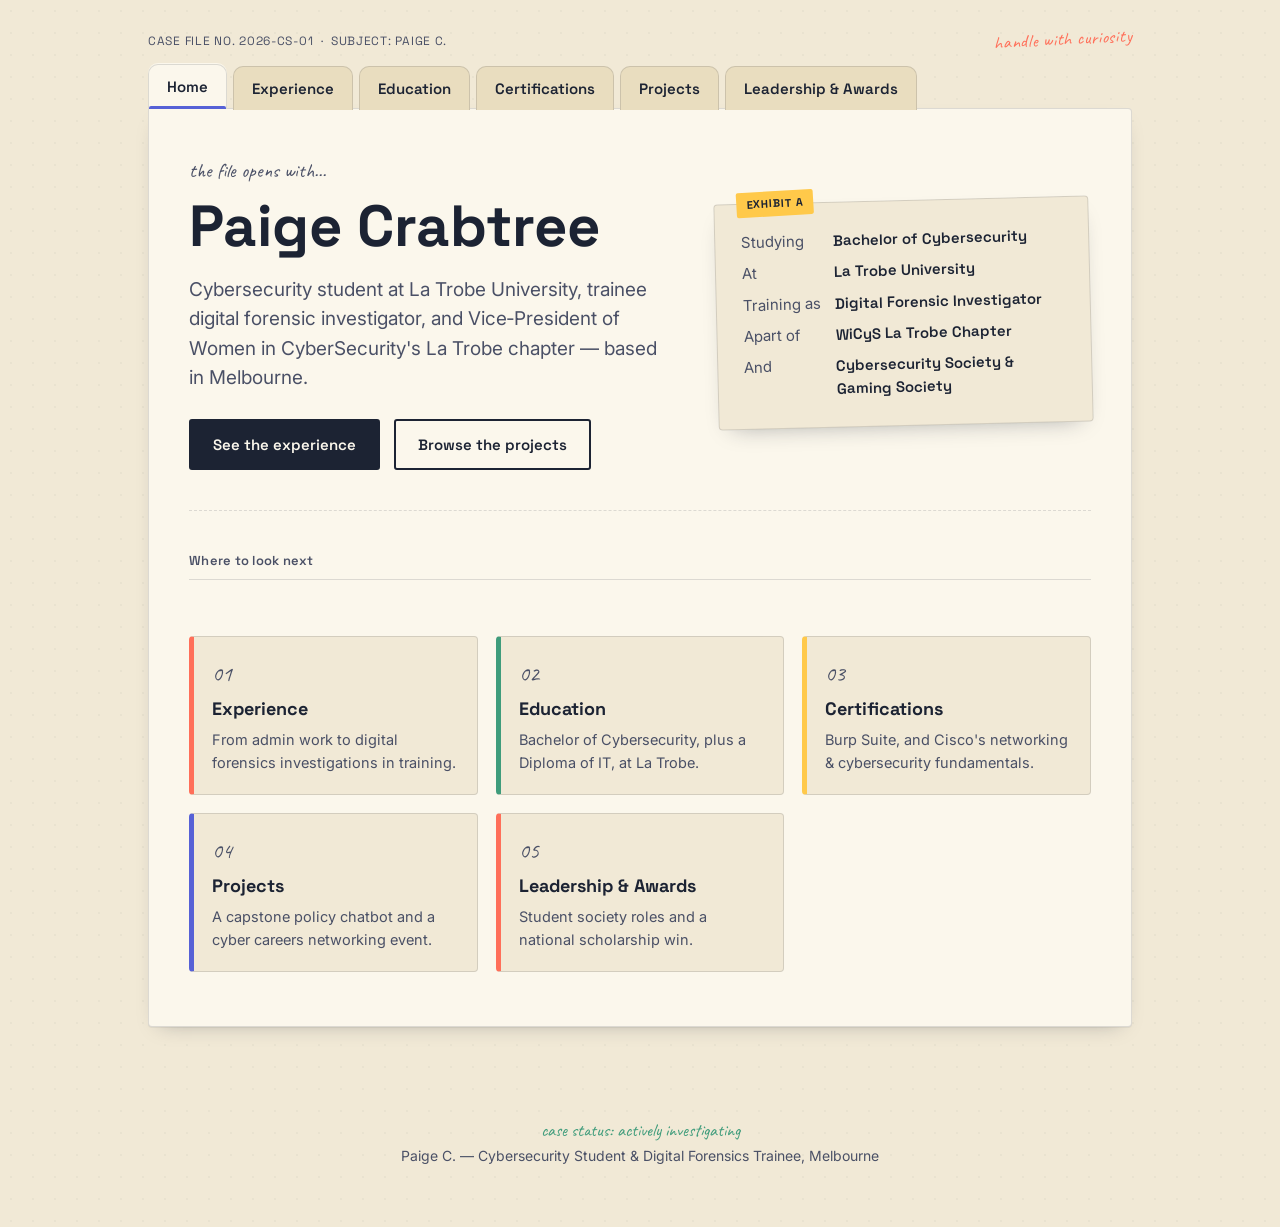
<file: index.html>
<!DOCTYPE html>
<html lang="en">
<head>
<meta charset="UTF-8">
<meta name="viewport" content="width=device-width, initial-scale=1.0">
<title>Paige C. — Case File</title>
<link rel="stylesheet" href="style.css">
</head>
<body>

<header class="site-header">
  <div class="folder-band">
    <div class="case-id">
      <span>CASE FILE NO. 2026&#8209;CS&#8209;01 &nbsp;·&nbsp; SUBJECT: PAIGE C.</span>
      <span class="stamp">handle with curiosity</span>
    </div>
    <button class="nav-toggle" aria-expanded="false" aria-controls="tabs">☰ Sections</button>
    <nav class="tabs" id="tabs">
      <a href="index.html" class="tab-home active">Home</a>
      <a href="experience.html" class="tab-experience">Experience</a>
      <a href="education.html" class="tab-education">Education</a>
      <a href="certifications.html" class="tab-certifications">Certifications</a>
      <a href="projects.html" class="tab-projects">Projects</a>
      <a href="leadership.html" class="tab-leadership">Leadership &amp; Awards</a>
    </nav>
  </div>
</header>

<main class="wrap">
  <div class="folder-body">
    <div class="folder-inner">

      <div class="hero">
        <div>
          <span class="eyebrow-tag">the file opens with...</span>
          <h1>Paige Crabtree</h1>
          <p class="role-line">Cybersecurity student at La Trobe University, trainee digital forensic investigator, and Vice&#8209;President of Women in CyberSecurity's La Trobe chapter — based in Melbourne.</p>
          <div class="hero-cta">
            <a class="btn btn-solid" href="experience.html">See the experience</a>
            <a class="btn btn-outline" href="projects.html">Browse the projects</a>
          </div>
        </div>

        <div class="evidence-card">
          <dl>
            <dt>Studying</dt><dd>Bachelor of Cybersecurity</dd>
            <dt>At</dt><dd>La Trobe University</dd>
            <dt>Training as</dt><dd>Digital Forensic Investigator</dd>
            <dt>Apart of </dt><dd>WiCyS La Trobe Chapter</dd>
            <dt>And</dt><dd>Cybersecurity Society &amp; Gaming Society </dd>
          </dl>
        </div>
      </div>

      <hr class="tear">

      <p class="section-label">Where to look next</p>
      <div class="quicklinks">
        <a class="qcard" href="experience.html" style="--qcolor:var(--coral)">
          <span class="qnum">01</span>
          <h3>Experience</h3>
          <p>From admin work to digital forensics investigations in training.</p>
        </a>
        <a class="qcard" href="education.html" style="--qcolor:var(--mint)">
          <span class="qnum">02</span>
          <h3>Education</h3>
          <p>Bachelor of Cybersecurity, plus a Diploma of IT, at La Trobe.</p>
        </a>
        <a class="qcard" href="certifications.html" style="--qcolor:var(--yellow)">
          <span class="qnum">03</span>
          <h3>Certifications</h3>
          <p>Burp Suite, and Cisco's networking &amp; cybersecurity fundamentals.</p>
        </a>
        <a class="qcard" href="projects.html" style="--qcolor:var(--periwinkle)">
          <span class="qnum">04</span>
          <h3>Projects</h3>
          <p>A capstone policy chatbot and a cyber careers networking event.</p>
        </a>
        <a class="qcard" href="leadership.html" style="--qcolor:var(--coral)">
          <span class="qnum">05</span>
          <h3>Leadership &amp; Awards</h3>
          <p>Student society roles and a national scholarship win.</p>
        </a>
      </div>

    </div>
  </div>
</main>

<footer>
  <div class="wrap">
    <span class="stamp-mini">case status: actively investigating</span><br>
    Paige C. — Cybersecurity Student &amp; Digital Forensics Trainee, Melbourne
  </div>
</footer>

<script src="script.js"></script>
</body>
</html>
</file>
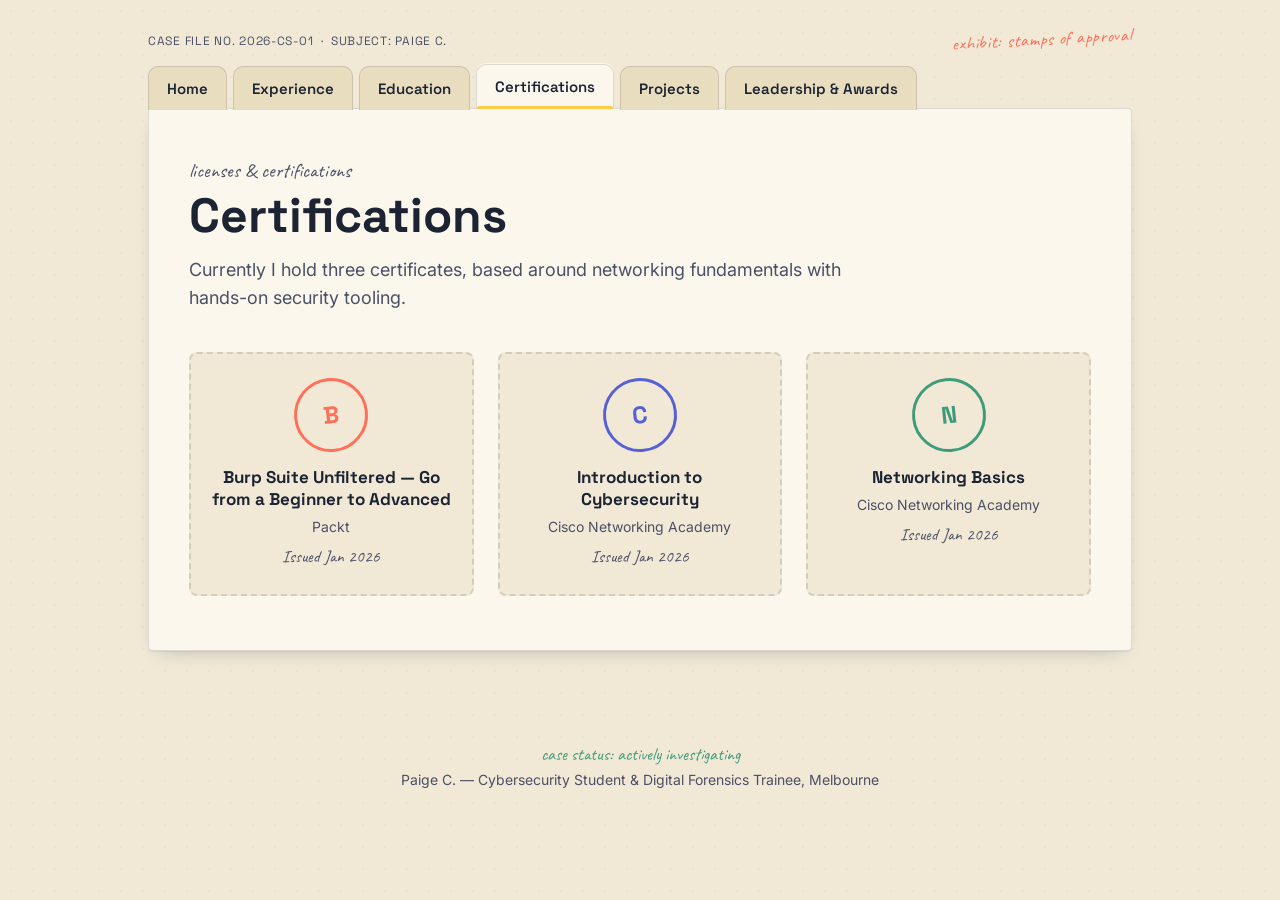
<file: certifications.html>
<!DOCTYPE html>
<html lang="en">
<head>
<meta charset="UTF-8">
<meta name="viewport" content="width=device-width, initial-scale=1.0">
<title>Certifications — Paige C.</title>
<link rel="stylesheet" href="style.css">
</head>
<body>

<header class="site-header">
  <div class="folder-band">
    <div class="case-id">
      <span>CASE FILE NO. 2026&#8209;CS&#8209;01 &nbsp;·&nbsp; SUBJECT: PAIGE C.</span>
      <span class="stamp">exhibit: stamps of approval</span>
    </div>
    <button class="nav-toggle" aria-expanded="false" aria-controls="tabs">☰ Sections</button>
    <nav class="tabs" id="tabs">
      <a href="index.html" class="tab-home">Home</a>
      <a href="experience.html" class="tab-experience">Experience</a>
      <a href="education.html" class="tab-education">Education</a>
      <a href="certifications.html" class="tab-certifications active">Certifications</a>
      <a href="projects.html" class="tab-projects">Projects</a>
      <a href="leadership.html" class="tab-leadership">Leadership &amp; Awards</a>
    </nav>
  </div>
</header>

<main class="wrap">
  <div class="folder-body">
    <div class="folder-inner">

      <span class="eyebrow-tag">licenses &amp; certifications</span>
      <h1 class="page-title">Certifications</h1>
      <p class="page-dek">Currently I hold three certificates, based around networking fundamentals with hands-on security tooling.</p>

      <div class="stamp-grid">

        <div class="stamp-card">
          <div class="stamp-ring" style="--stamp-color:var(--coral)">B</div>
          <h3>Burp Suite Unfiltered — Go from a Beginner to Advanced</h3>
          <div class="issuer">Packt</div>
          <div class="issued">Issued Jan 2026</div>
        </div>

        <div class="stamp-card">
          <div class="stamp-ring" style="--stamp-color:var(--periwinkle)">C</div>
          <h3>Introduction to Cybersecurity</h3>
          <div class="issuer">Cisco Networking Academy</div>
          <div class="issued">Issued Jan 2026</div>
        </div>

        <div class="stamp-card">
          <div class="stamp-ring" style="--stamp-color:var(--mint)">N</div>
          <h3>Networking Basics</h3>
          <div class="issuer">Cisco Networking Academy</div>
          <div class="issued">Issued Jan 2026</div>
        </div>

      </div>

    </div>
  </div>
</main>

<footer>
  <div class="wrap">
    <span class="stamp-mini">case status: actively investigating</span><br>
    Paige C. — Cybersecurity Student &amp; Digital Forensics Trainee, Melbourne
  </div>
</footer>

<script src="script.js"></script>
</body>
</html>
</file>
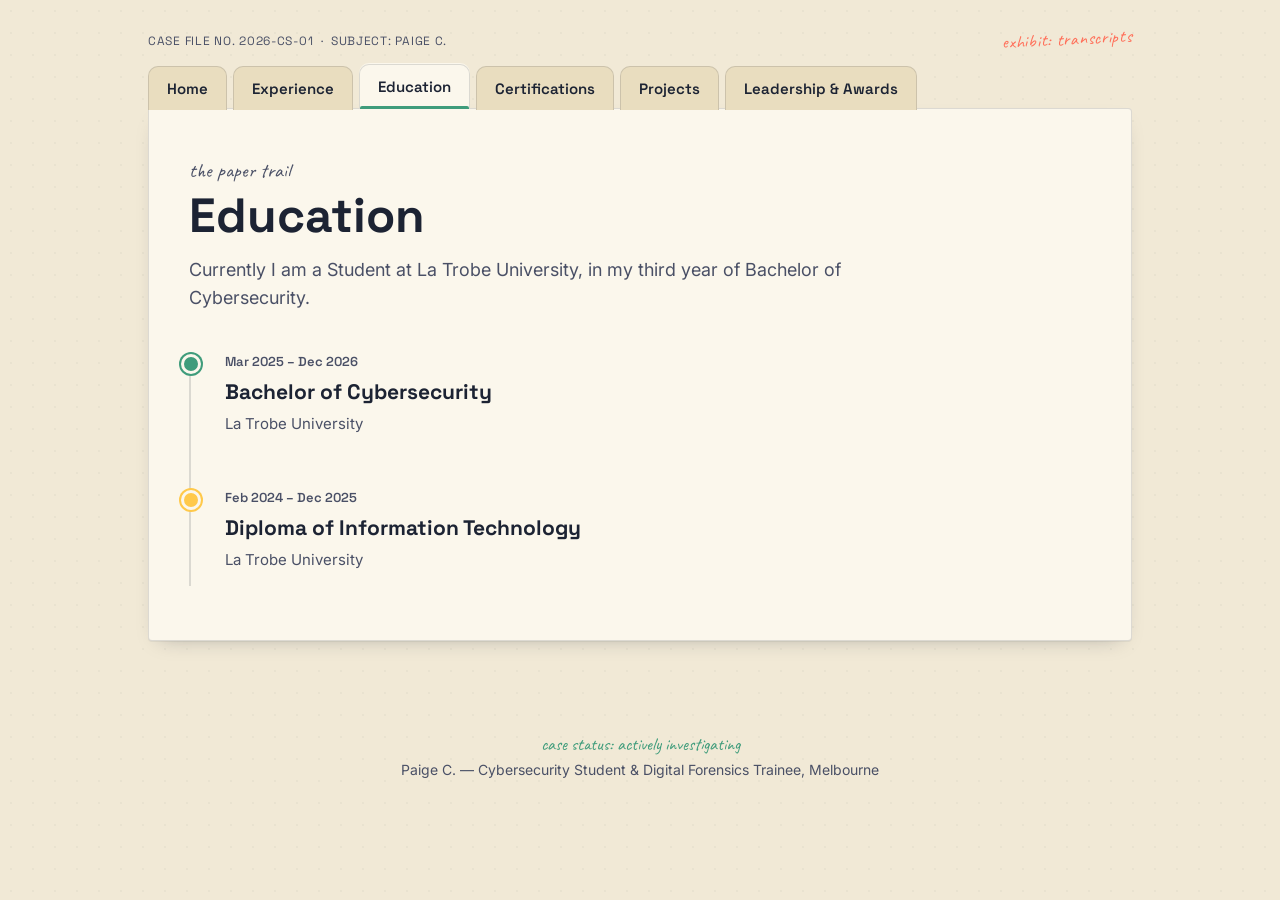
<file: education.html>
<!DOCTYPE html>
<html lang="en">
<head>
<meta charset="UTF-8">
<meta name="viewport" content="width=device-width, initial-scale=1.0">
<title>Education — Paige C.</title>
<link rel="stylesheet" href="style.css">
</head>
<body>

<header class="site-header">
  <div class="folder-band">
    <div class="case-id">
      <span>CASE FILE NO. 2026&#8209;CS&#8209;01 &nbsp;·&nbsp; SUBJECT: PAIGE C.</span>
      <span class="stamp">exhibit: transcripts</span>
    </div>
    <button class="nav-toggle" aria-expanded="false" aria-controls="tabs">☰ Sections</button>
    <nav class="tabs" id="tabs">
      <a href="index.html" class="tab-home">Home</a>
      <a href="experience.html" class="tab-experience">Experience</a>
      <a href="education.html" class="tab-education active">Education</a>
      <a href="certifications.html" class="tab-certifications">Certifications</a>
      <a href="projects.html" class="tab-projects">Projects</a>
      <a href="leadership.html" class="tab-leadership">Leadership &amp; Awards</a>
    </nav>
  </div>
</header>

<main class="wrap">
  <div class="folder-body">
    <div class="folder-inner">

      <span class="eyebrow-tag">the paper trail</span>
      <h1 class="page-title">Education</h1>
      <p class="page-dek">Currently I am a Student at La Trobe University, in my third year of Bachelor of Cybersecurity.</p>

      <div class="timeline">

        <div class="tl-item" style="--dot:var(--mint)">
          <div class="tl-date">Mar 2025 – Dec 2026</div>
          <h3>Bachelor of Cybersecurity</h3>
          <div class="tl-org">La Trobe University</div>
        </div>

        <div class="tl-item" style="--dot:var(--yellow)">
          <div class="tl-date">Feb 2024 – Dec 2025</div>
          <h3>Diploma of Information Technology</h3>
          <div class="tl-org">La Trobe University</div>
        </div>

      </div>

    </div>
  </div>
</main>

<footer>
  <div class="wrap">
    <span class="stamp-mini">case status: actively investigating</span><br>
    Paige C. — Cybersecurity Student &amp; Digital Forensics Trainee, Melbourne
  </div>
</footer>

<script src="script.js"></script>
</body>
</html>
</file>
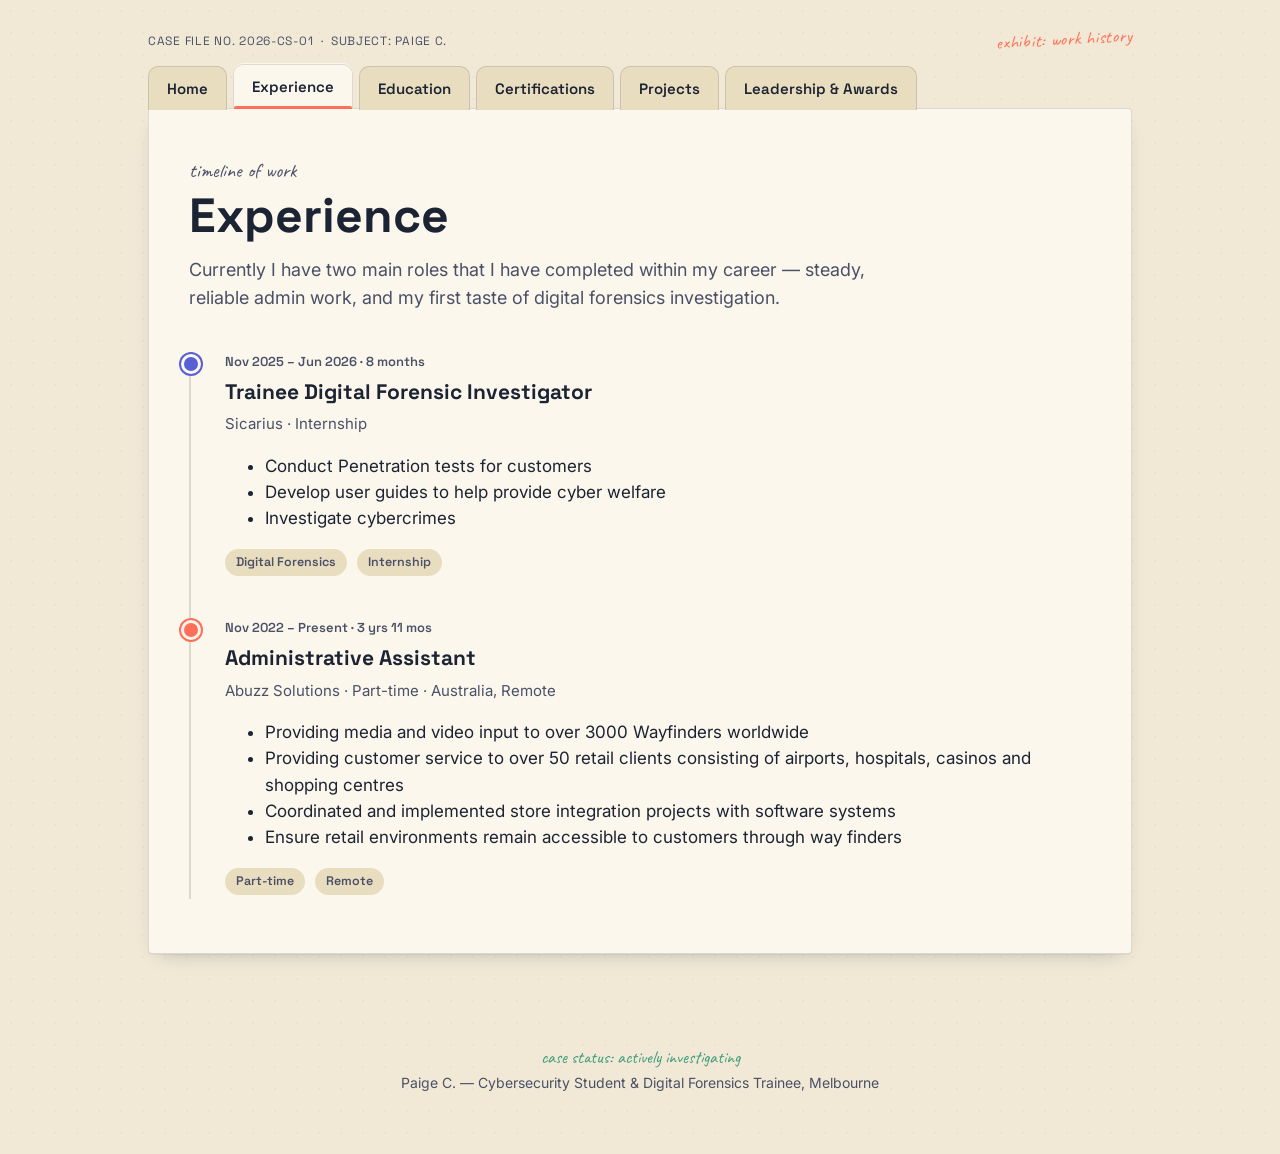
<file: experience.html>
<!DOCTYPE html>
<html lang="en">
<head>
<meta charset="UTF-8">
<meta name="viewport" content="width=device-width, initial-scale=1.0">
<title>Experience — Paige C.</title>
<link rel="stylesheet" href="style.css">
</head>
<body>

<header class="site-header">
  <div class="folder-band">
    <div class="case-id">
      <span>CASE FILE NO. 2026&#8209;CS&#8209;01 &nbsp;·&nbsp; SUBJECT: PAIGE C.</span>
      <span class="stamp">exhibit: work history</span>
    </div>
    <button class="nav-toggle" aria-expanded="false" aria-controls="tabs">☰ Sections</button>
    <nav class="tabs" id="tabs">
      <a href="index.html" class="tab-home">Home</a>
      <a href="experience.html" class="tab-experience active">Experience</a>
      <a href="education.html" class="tab-education">Education</a>
      <a href="certifications.html" class="tab-certifications">Certifications</a>
      <a href="projects.html" class="tab-projects">Projects</a>
      <a href="leadership.html" class="tab-leadership">Leadership &amp; Awards</a>
    </nav>
  </div>
</header>

<main class="wrap">
  <div class="folder-body">
    <div class="folder-inner">

      <span class="eyebrow-tag">timeline of work</span>
      <h1 class="page-title">Experience</h1>
      <p class="page-dek">Currently I have two main roles that I have completed within my career — steady, reliable admin work, and my first taste of digital forensics investigation.</p>

      <div class="timeline">

        <div class="tl-item" style="--dot:var(--periwinkle)">
          <div class="tl-date">Nov 2025 – Jun 2026 · 8 months</div>
          <h3>Trainee Digital Forensic Investigator</h3>
          <div class="tl-org">Sicarius · Internship</div>
          <ul>
            <li>Conduct Penetration tests for customers</li>
            <li>Develop user guides to help provide cyber welfare</li>
            <li>Investigate cybercrimes</li>
          </ul>
          <div class="tl-meta-row">
            <span class="pill">Digital Forensics</span>
            <span class="pill">Internship</span>
          </div>
        </div>

        <div class="tl-item" style="--dot:var(--coral)">
          <div class="tl-date">Nov 2022 – Present · 3 yrs 11 mos</div>
          <h3>Administrative Assistant</h3>
          <div class="tl-org">Abuzz Solutions · Part-time · Australia, Remote</div>
          <ul>
            <li>Providing media and video input to over 3000 Wayfinders worldwide</li>
            <li>Providing customer service to over 50 retail clients consisting of airports,
            hospitals, casinos and shopping centres</li>
            <li>Coordinated and implemented store integration projects with software
            systems</li>
            <li>Ensure retail environments remain accessible to customers through way
            finders</li>
          </ul>

          <div class="tl-meta-row">
            <span class="pill">Part-time</span>
            <span class="pill">Remote</span>
          </div>
        </div>

      </div>

    </div>
  </div>
</main>

<footer>
  <div class="wrap">
    <span class="stamp-mini">case status: actively investigating</span><br>
    Paige C. — Cybersecurity Student &amp; Digital Forensics Trainee, Melbourne
  </div>
</footer>

<script src="script.js"></script>
</body>
</html>
</file>
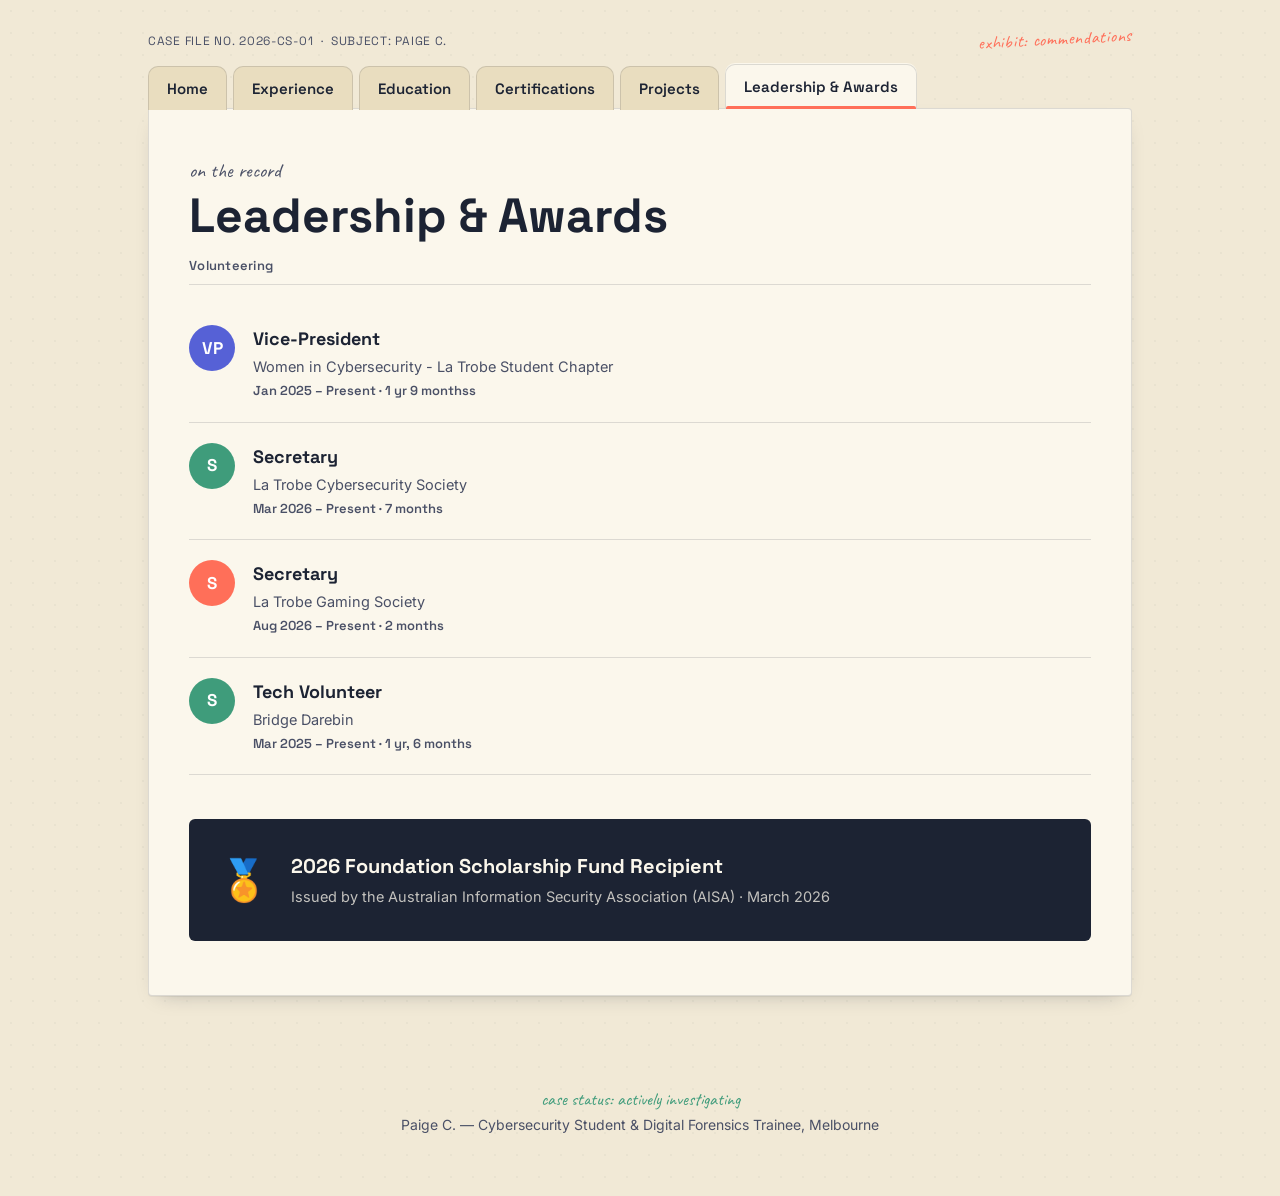
<file: leadership.html>
<!DOCTYPE html>
<html lang="en">
<head>
<meta charset="UTF-8">
<meta name="viewport" content="width=device-width, initial-scale=1.0">
<title>Leadership &amp; Awards — Paige C.</title>
<link rel="stylesheet" href="style.css">
</head>
<body>

<header class="site-header">
  <div class="folder-band">
    <div class="case-id">
      <span>CASE FILE NO. 2026&#8209;CS&#8209;01 &nbsp;·&nbsp; SUBJECT: PAIGE C.</span>
      <span class="stamp">exhibit: commendations</span>
    </div>
    <button class="nav-toggle" aria-expanded="false" aria-controls="tabs">☰ Sections</button>
    <nav class="tabs" id="tabs">
      <a href="index.html" class="tab-home">Home</a>
      <a href="experience.html" class="tab-experience">Experience</a>
      <a href="education.html" class="tab-education">Education</a>
      <a href="certifications.html" class="tab-certifications">Certifications</a>
      <a href="projects.html" class="tab-projects">Projects</a>
      <a href="leadership.html" class="tab-leadership active">Leadership &amp; Awards</a>
    </nav>
  </div>
</header>

<main class="wrap">
  <div class="folder-body">
    <div class="folder-inner">

      <span class="eyebrow-tag">on the record</span>
      <h1 class="page-title">Leadership &amp; Awards</h1>
      <p class="section-label">Volunteering</p>

      <div class="role-card">
        <div class="role-icon" style="--icon-color:var(--periwinkle)">VP</div>
        <div>
          <h3>Vice-President</h3>
          <div class="role-org">Women in Cybersecurity - La Trobe Student Chapter</div>
          <div class="role-date">Jan 2025 – Present · 1 yr 9 monthss</div>
        </div>
      </div>

      <div class="role-card">
        <div class="role-icon" style="--icon-color:var(--mint)">S</div>
        <div>
          <h3>Secretary</h3>
          <div class="role-org">La Trobe Cybersecurity Society</div>
          <div class="role-date">Mar 2026 – Present · 7 months</div>
        </div>
      </div>

      <div class="role-card">
        <div class="role-icon" style="--icon-color:var(--coral)">S</div>
        <div>
          <h3>Secretary</h3>
          <div class="role-org">La Trobe Gaming Society</div>
          <div class="role-date">Aug 2026 – Present · 2 months</div>
        </div>
      </div>

            <div class="role-card">
        <div class="role-icon" style="--icon-color:var(--mint)">S</div>
        <div>
          <h3>Tech Volunteer</h3>
          <div class="role-org">Bridge Darebin</div>
          <div class="role-date">Mar 2025 – Present · 1 yr, 6 months</div>
        </div>
      </div>

      <div class="award-banner">
        <span class="ribbon">🏅</span>
        <div>
          <h3>2026 Foundation Scholarship Fund Recipient</h3>
          <p>Issued by the Australian Information Security Association (AISA) · March 2026</p>
        </div>
      </div>

    </div>
  </div>
</main>

<footer>
  <div class="wrap">
    <span class="stamp-mini">case status: actively investigating</span><br>
    Paige C. — Cybersecurity Student &amp; Digital Forensics Trainee, Melbourne
  </div>
</footer>

<script src="script.js"></script>
</body>
</html>
</file>
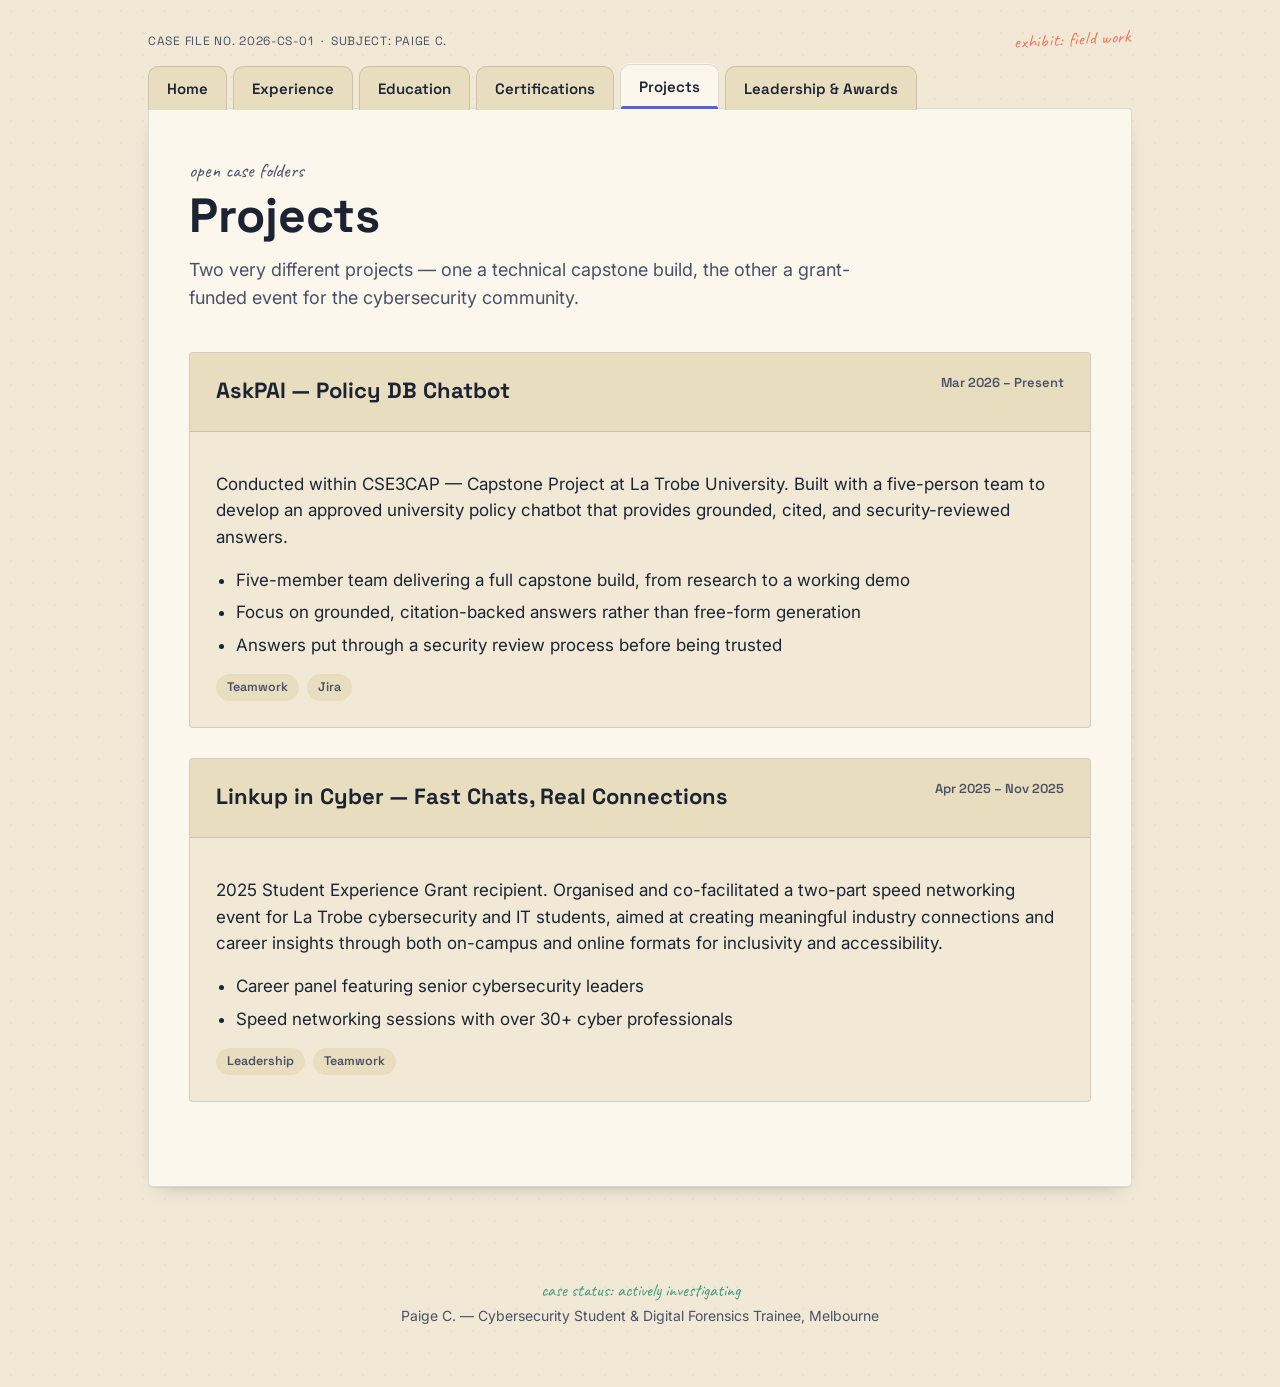
<file: projects.html>
<!DOCTYPE html>
<html lang="en">
<head>
<meta charset="UTF-8">
<meta name="viewport" content="width=device-width, initial-scale=1.0">
<title>Projects — Paige C.</title>
<link rel="stylesheet" href="style.css">
</head>
<body>

<header class="site-header">
  <div class="folder-band">
    <div class="case-id">
      <span>CASE FILE NO. 2026&#8209;CS&#8209;01 &nbsp;·&nbsp; SUBJECT: PAIGE C.</span>
      <span class="stamp">exhibit: field work</span>
    </div>
    <button class="nav-toggle" aria-expanded="false" aria-controls="tabs">☰ Sections</button>
    <nav class="tabs" id="tabs">
      <a href="index.html" class="tab-home">Home</a>
      <a href="experience.html" class="tab-experience">Experience</a>
      <a href="education.html" class="tab-education">Education</a>
      <a href="certifications.html" class="tab-certifications">Certifications</a>
      <a href="projects.html" class="tab-projects active">Projects</a>
      <a href="leadership.html" class="tab-leadership">Leadership &amp; Awards</a>
    </nav>
  </div>
</header>

<main class="wrap">
  <div class="folder-body">
    <div class="folder-inner">

      <span class="eyebrow-tag">open case folders</span>
      <h1 class="page-title">Projects</h1>
      <p class="page-dek">Two very different projects — one a technical capstone build, the other a grant-funded event for the cybersecurity community.</p>

      <div class="case-folder">
        <div class="case-folder-head">
          <div>
            <h3>AskPAI — Policy DB Chatbot</h3>
          </div>
          <div class="case-dates">Mar 2026 – Present</div>
        </div>
        <div class="case-folder-body">
          <p>Conducted within CSE3CAP — Capstone Project at La Trobe University. Built with a five-person team to develop an approved university policy chatbot that provides grounded, cited, and security-reviewed answers.</p>
          <ul>
            <li>Five-member team delivering a full capstone build, from research to a working demo</li>
            <li>Focus on grounded, citation-backed answers rather than free-form generation</li>
            <li>Answers put through a security review process before being trusted</li>
          </ul>
          <div class="skill-tags">
            <span class="pill">Teamwork</span>
            <span class="pill">Jira</span>
          </div>
        </div>
      </div>

      <div class="case-folder">
        <div class="case-folder-head">
          <div>
            <h3>Linkup in Cyber — Fast Chats, Real Connections</h3>
          </div>
          <div class="case-dates">Apr 2025 – Nov 2025</div>
        </div>
        <div class="case-folder-body">
          <p>2025 Student Experience Grant recipient. Organised and co-facilitated a two-part speed networking event for La Trobe cybersecurity and IT students, aimed at creating meaningful industry connections and career insights through both on-campus and online formats for inclusivity and accessibility.</p>
          <ul>
            <li>Career panel featuring senior cybersecurity leaders</li>
            <li>Speed networking sessions with over 30+ cyber professionals</li>
          </ul>
          <div class="skill-tags">
            <span class="pill">Leadership</span>
            <span class="pill">Teamwork</span>
          </div>
        </div>
      </div>

    </div>
  </div>
</main>

<footer>
  <div class="wrap">
    <span class="stamp-mini">case status: actively investigating</span><br>
    Paige C. — Cybersecurity Student &amp; Digital Forensics Trainee, Melbourne
  </div>
</footer>

<script src="script.js"></script>
</body>
</html>
</file>
<file: style.css>
/* =========================================================
   Paige C. — Case File Portfolio
   Design tokens
   ========================================================= */

@import url('https://fonts.googleapis.com/css2?family=Space+Grotesk:wght@400;500;600;700&family=Inter:wght@400;500;600;700&family=Caveat:wght@600;700&display=swap');

:root{
  --paper: #F1E9D6;
  --paper-deep: #E9DDBF;
  --card: #FBF7EC;
  --ink: #1C2333;
  --ink-soft: #4A5066;
  --line: rgba(28,35,51,0.14);

  --yellow: #FFC94A;
  --coral:  #FF6F59;
  --mint:   #3F9C7B;
  --periwinkle: #5661D6;

  --font-display: "Space Grotesk", sans-serif;
  --font-body: "Inter", sans-serif;
  --font-hand: "Caveat", cursive;

  --radius-tab: 10px 10px 0 0;
  --radius-card: 4px;
  --shadow-paper: 0 1px 0 rgba(28,35,51,0.06), 0 8px 20px -12px rgba(28,35,51,0.35);
}

*{ box-sizing: border-box; }
html{ scroll-behavior: smooth; }

body{
  margin:0;
  background: var(--paper);
  background-image:
    radial-gradient(rgba(28,35,51,0.035) 1px, transparent 1px);
  background-size: 22px 22px;
  color: var(--ink);
  font-family: var(--font-body);
  font-size: 17px;
  line-height: 1.55;
  -webkit-font-smoothing: antialiased;
}

a{ color: inherit; }
img{ max-width: 100%; display:block; }

.wrap{
  max-width: 1040px;
  margin: 0 auto;
  padding: 0 28px;
}

/* focus visibility */
a:focus-visible, button:focus-visible{
  outline: 3px solid var(--periwinkle);
  outline-offset: 2px;
}

@media (prefers-reduced-motion: reduce){
  *{ animation-duration: 0.01ms !important; animation-iteration-count: 1 !important; transition-duration: 0.01ms !important; scroll-behavior: auto !important; }
}

/* =========================================================
   Header / folder-tab navigation
   ========================================================= */

.site-header{
  padding-top: 26px;
}

.folder-band{
  max-width: 1040px;
  margin: 0 auto;
  padding: 0 28px;
}

.case-id{
  font-family: var(--font-display);
  font-size: 12px;
  letter-spacing: 0.06em;
  color: var(--ink-soft);
  display:flex;
  justify-content: space-between;
  align-items: baseline;
  padding-bottom: 10px;
}

.case-id .stamp{
  font-family: var(--font-hand);
  font-size: 18px;
  color: var(--coral);
  transform: rotate(-3deg);
  display:inline-block;
}

nav.tabs{
  display:flex;
  gap: 6px;
  flex-wrap: wrap;
  align-items: flex-end;
}

nav.tabs a{
  position:relative;
  text-decoration:none;
  font-family: var(--font-display);
  font-weight: 600;
  font-size: 15px;
  color: var(--ink);
  background: var(--paper-deep);
  padding: 10px 18px;
  border-radius: var(--radius-tab);
  border: 1px solid var(--line);
  border-bottom: none;
  transform: translateY(2px);
  transition: transform 0.15s ease, background 0.15s ease;
}

nav.tabs a:hover{
  transform: translateY(-1px);
  background: var(--card);
}

nav.tabs a.active{
  background: var(--card);
  transform: translateY(0);
  box-shadow: 0 -1px 0 var(--card);
  z-index: 2;
}

nav.tabs a.active::after{
  content:"";
  position:absolute;
  left:0; right:0; bottom:-1px;
  height: 3px;
  border-radius: 2px 2px 0 0;
  background: var(--tab-color, var(--coral));
}

.tab-home::after{ --tab-color: var(--periwinkle); }
.tab-experience::after{ --tab-color: var(--coral); }
.tab-education::after{ --tab-color: var(--mint); }
.tab-certifications::after{ --tab-color: var(--yellow); }
.tab-projects::after{ --tab-color: var(--periwinkle); }
.tab-leadership::after{ --tab-color: var(--coral); }

.folder-body{
  background: var(--card);
  border: 1px solid var(--line);
  border-radius: 0 4px 4px 4px;
  box-shadow: var(--shadow-paper);
  margin-bottom: 60px;
}

/* mobile nav toggle */
.nav-toggle{ display:none; }

@media (max-width: 720px){
  nav.tabs{ display:none; gap:8px; }
  nav.tabs.open{ display:flex; flex-direction:column; }
  nav.tabs a{ border-radius: var(--radius-card); border-bottom: 1px solid var(--line); transform:none; }
  nav.tabs a.active::after{ display:none; }
  .nav-toggle{
    display:inline-flex;
    align-items:center;
    gap:8px;
    font-family: var(--font-display);
    font-weight:600;
    background: var(--card);
    border: 1px solid var(--line);
    border-bottom:none;
    border-radius: var(--radius-tab);
    padding: 10px 16px;
    margin-bottom: 6px;
    cursor:pointer;
    color: var(--ink);
  }
}

/* =========================================================
   Generic content
   ========================================================= */

.folder-inner{
  padding: 46px 40px 54px;
}

@media (max-width: 640px){
  .folder-inner{ padding: 32px 22px 40px; }
}

.eyebrow-tag{
  display:inline-block;
  font-family: var(--font-hand);
  font-size: 20px;
  color: var(--ink-soft);
  margin: 0 0 4px;
}

h1.page-title{
  font-family: var(--font-display);
  font-size: clamp(32px, 5vw, 48px);
  line-height: 1.08;
  margin: 0 0 14px;
  font-weight: 700;
}

.page-dek{
  max-width: 62ch;
  color: var(--ink-soft);
  font-size: 18px;
  margin: 0 0 40px;
}

hr.tear{
  border:none;
  border-top: 1.5px dashed var(--line);
  margin: 40px 0;
}

/* section label used above groups of content */
.section-label{
  font-family: var(--font-display);
  font-weight: 600;
  font-size: 13px;
  letter-spacing: 0.02em;
  color: var(--ink-soft);
  margin: 0 0 20px;
  padding-bottom: 8px;
  border-bottom: 1px solid var(--line);
}

/* =========================================================
   Home page
   ========================================================= */

.hero{
  display:grid;
  grid-template-columns: 1.3fr 1fr;
  gap: 40px;
  align-items:center;
}

@media (max-width: 780px){
  .hero{ grid-template-columns: 1fr; }
}

.hero h1{
  font-family: var(--font-display);
  font-size: clamp(38px, 6vw, 58px);
  line-height: 1.05;
  margin: 6px 0 18px;
  font-weight: 700;
}

.hero .role-line{
  font-size: 19px;
  color: var(--ink-soft);
  max-width: 46ch;
  margin: 0 0 26px;
}

.hero-cta{
  display:flex;
  gap: 14px;
  flex-wrap: wrap;
}

.btn{
  font-family: var(--font-display);
  font-weight: 600;
  font-size: 15px;
  text-decoration: none;
  padding: 12px 22px;
  border-radius: 3px;
  display:inline-block;
  border: 2px solid var(--ink);
  transition: transform 0.12s ease;
}
.btn:hover{ transform: translateY(-2px); }
.btn-solid{ background: var(--ink); color: var(--card); }
.btn-outline{ background: transparent; color: var(--ink); }

.evidence-card{
  background: var(--paper);
  border: 1px solid var(--line);
  border-radius: var(--radius-card);
  padding: 26px;
  position: relative;
  transform: rotate(-1.4deg);
  box-shadow: 0 10px 24px -14px rgba(28,35,51,0.4);
}

.evidence-card::before{
  content: "EXHIBIT A";
  position:absolute;
  top:-13px; left: 22px;
  background: var(--yellow);
  font-family: var(--font-display);
  font-weight:700;
  font-size: 11px;
  letter-spacing: 0.08em;
  padding: 4px 10px;
  border-radius: 2px;
  transform: rotate(-2deg);
}

.evidence-card dl{
  margin:0;
  display:grid;
  grid-template-columns: auto 1fr;
  gap: 8px 14px;
  font-size: 15px;
}
.evidence-card dt{ color: var(--ink-soft); }
.evidence-card dd{ margin:0; font-weight: 600; font-family: var(--font-display); }

.quicklinks{
  margin-top: 56px;
  display:grid;
  grid-template-columns: repeat(3, 1fr);
  gap: 18px;
}

@media (max-width: 720px){
  .quicklinks{ grid-template-columns: 1fr 1fr; }
}
@media (max-width: 460px){
  .quicklinks{ grid-template-columns: 1fr; }
}

.qcard{
  text-decoration:none;
  color: var(--ink);
  background: var(--paper);
  border: 1px solid var(--line);
  border-radius: var(--radius-card);
  padding: 20px 18px;
  transition: transform 0.15s ease, box-shadow 0.15s ease;
  border-left: 5px solid var(--qcolor, var(--coral));
}
.qcard:hover{ transform: translateY(-3px); box-shadow: 0 10px 18px -12px rgba(28,35,51,0.4); }
.qcard .qnum{
  font-family: var(--font-hand);
  font-size: 22px;
  color: var(--ink-soft);
}
.qcard h3{
  font-family: var(--font-display);
  margin: 4px 0 6px;
  font-size: 18px;
}
.qcard p{ margin:0; font-size: 14.5px; color: var(--ink-soft); }

/* =========================================================
   Timeline (Experience / Education)
   ========================================================= */

.timeline{
  position: relative;
  padding-left: 34px;
  border-left: 2px solid var(--line);
}

.tl-item{
  position: relative;
  padding-bottom: 42px;
}
.tl-item:last-child{ padding-bottom: 4px; }

.tl-item::before{
  content:"";
  position:absolute;
  left: -44px;
  top: 2px;
  width: 14px; height:14px;
  border-radius: 50%;
  background: var(--dot, var(--coral));
  border: 3px solid var(--card);
  box-shadow: 0 0 0 2px var(--dot, var(--coral));
}

.tl-date{
  font-family: var(--font-display);
  font-size: 13px;
  font-weight: 600;
  color: var(--ink-soft);
  margin-bottom: 4px;
}

.tl-item h3{
  font-family: var(--font-display);
  margin: 0 0 4px;
  font-size: 21px;
}

.tl-org{
  color: var(--ink-soft);
  font-size: 15px;
  margin-bottom: 10px;
}

.tl-meta-row{
  display:flex;
  gap: 10px;
  flex-wrap:wrap;
  margin-top: 10px;
}

.pill{
  display:inline-block;
  font-size: 12.5px;
  font-family: var(--font-display);
  font-weight: 600;
  padding: 4px 11px;
  border-radius: 999px;
  background: var(--paper-deep);
  color: var(--ink-soft);
}

/* =========================================================
   Certifications — stamps
   ========================================================= */

.stamp-grid{
  display:grid;
  grid-template-columns: repeat(auto-fill, minmax(240px, 1fr));
  gap: 24px;
}

.stamp-card{
  background: var(--paper);
  border: 2px dashed var(--line);
  border-radius: 8px;
  padding: 24px 20px;
  position:relative;
  text-align:center;
}

.stamp-ring{
  width: 74px; height: 74px;
  margin: 0 auto 14px;
  border-radius: 50%;
  border: 3px solid var(--stamp-color, var(--coral));
  display:flex;
  align-items:center;
  justify-content:center;
  font-family: var(--font-display);
  font-weight:700;
  font-size: 24px;
  color: var(--stamp-color, var(--coral));
  transform: rotate(-6deg);
}

.stamp-card h3{
  font-family: var(--font-display);
  font-size: 17px;
  margin: 0 0 6px;
  line-height:1.3;
}

.stamp-card .issuer{
  font-size: 14px;
  color: var(--ink-soft);
  margin-bottom: 6px;
}

.stamp-card .issued{
  font-family: var(--font-hand);
  font-size: 17px;
  color: var(--ink-soft);
}

/* =========================================================
   Projects — case folders
   ========================================================= */

.case-folder{
  border: 1px solid var(--line);
  border-radius: var(--radius-card);
  background: var(--paper);
  margin-bottom: 30px;
  overflow: hidden;
}

.case-folder-head{
  padding: 20px 26px;
  display:flex;
  justify-content: space-between;
  align-items: flex-start;
  gap: 16px;
  flex-wrap: wrap;
  border-bottom: 1px solid var(--line);
  background: var(--paper-deep);
}

.case-folder-head h3{
  font-family: var(--font-display);
  font-size: 22px;
  margin: 0 0 4px;
}

.case-folder-head .case-dates{
  font-family: var(--font-display);
  font-size: 13px;
  font-weight:600;
  color: var(--ink-soft);
  white-space: nowrap;
}

.case-folder-body{ padding: 22px 26px 26px; }

.case-folder-body ul{
  margin: 12px 0 0;
  padding-left: 20px;
}
.case-folder-body li{ margin-bottom: 6px; }

.skill-tags{
  margin-top: 16px;
  display:flex;
  gap: 8px;
  flex-wrap: wrap;
}

/* =========================================================
   Leadership / Honors
   ========================================================= */

.role-card{
  display:flex;
  gap: 18px;
  padding: 20px 0;
  border-bottom: 1px solid var(--line);
}
.role-card:last-child{ border-bottom:none; }

.role-icon{
  flex: 0 0 auto;
  width: 46px; height:46px;
  border-radius: 50%;
  background: var(--icon-color, var(--periwinkle));
  color: #fff;
  display:flex;
  align-items:center;
  justify-content:center;
  font-family: var(--font-display);
  font-weight:700;
}

.role-card h3{
  font-family: var(--font-display);
  margin: 0 0 3px;
  font-size: 18px;
}
.role-card .role-org{ color: var(--ink-soft); font-size: 14.5px; margin-bottom: 3px; }
.role-card .role-date{ font-size: 13px; color: var(--ink-soft); font-family: var(--font-display); font-weight: 600; }

.award-banner{
  margin-top: 44px;
  background: var(--ink);
  color: var(--card);
  border-radius: 6px;
  padding: 30px 30px;
  display:flex;
  gap: 22px;
  align-items:center;
  flex-wrap: wrap;
}

.award-banner .ribbon{
  font-size: 40px;
  flex: 0 0 auto;
}

.award-banner h3{
  font-family: var(--font-display);
  margin: 0 0 4px;
  font-size: 20px;
}
.award-banner p{ margin:0; color: rgba(251,247,236,0.75); font-size: 14.5px; }

/* =========================================================
   Footer
   ========================================================= */

footer{
  padding: 30px 0 60px;
  text-align:center;
  font-size: 14px;
  color: var(--ink-soft);
}
footer .stamp-mini{
  font-family: var(--font-hand);
  font-size: 18px;
  color: var(--mint);
}
</file>
